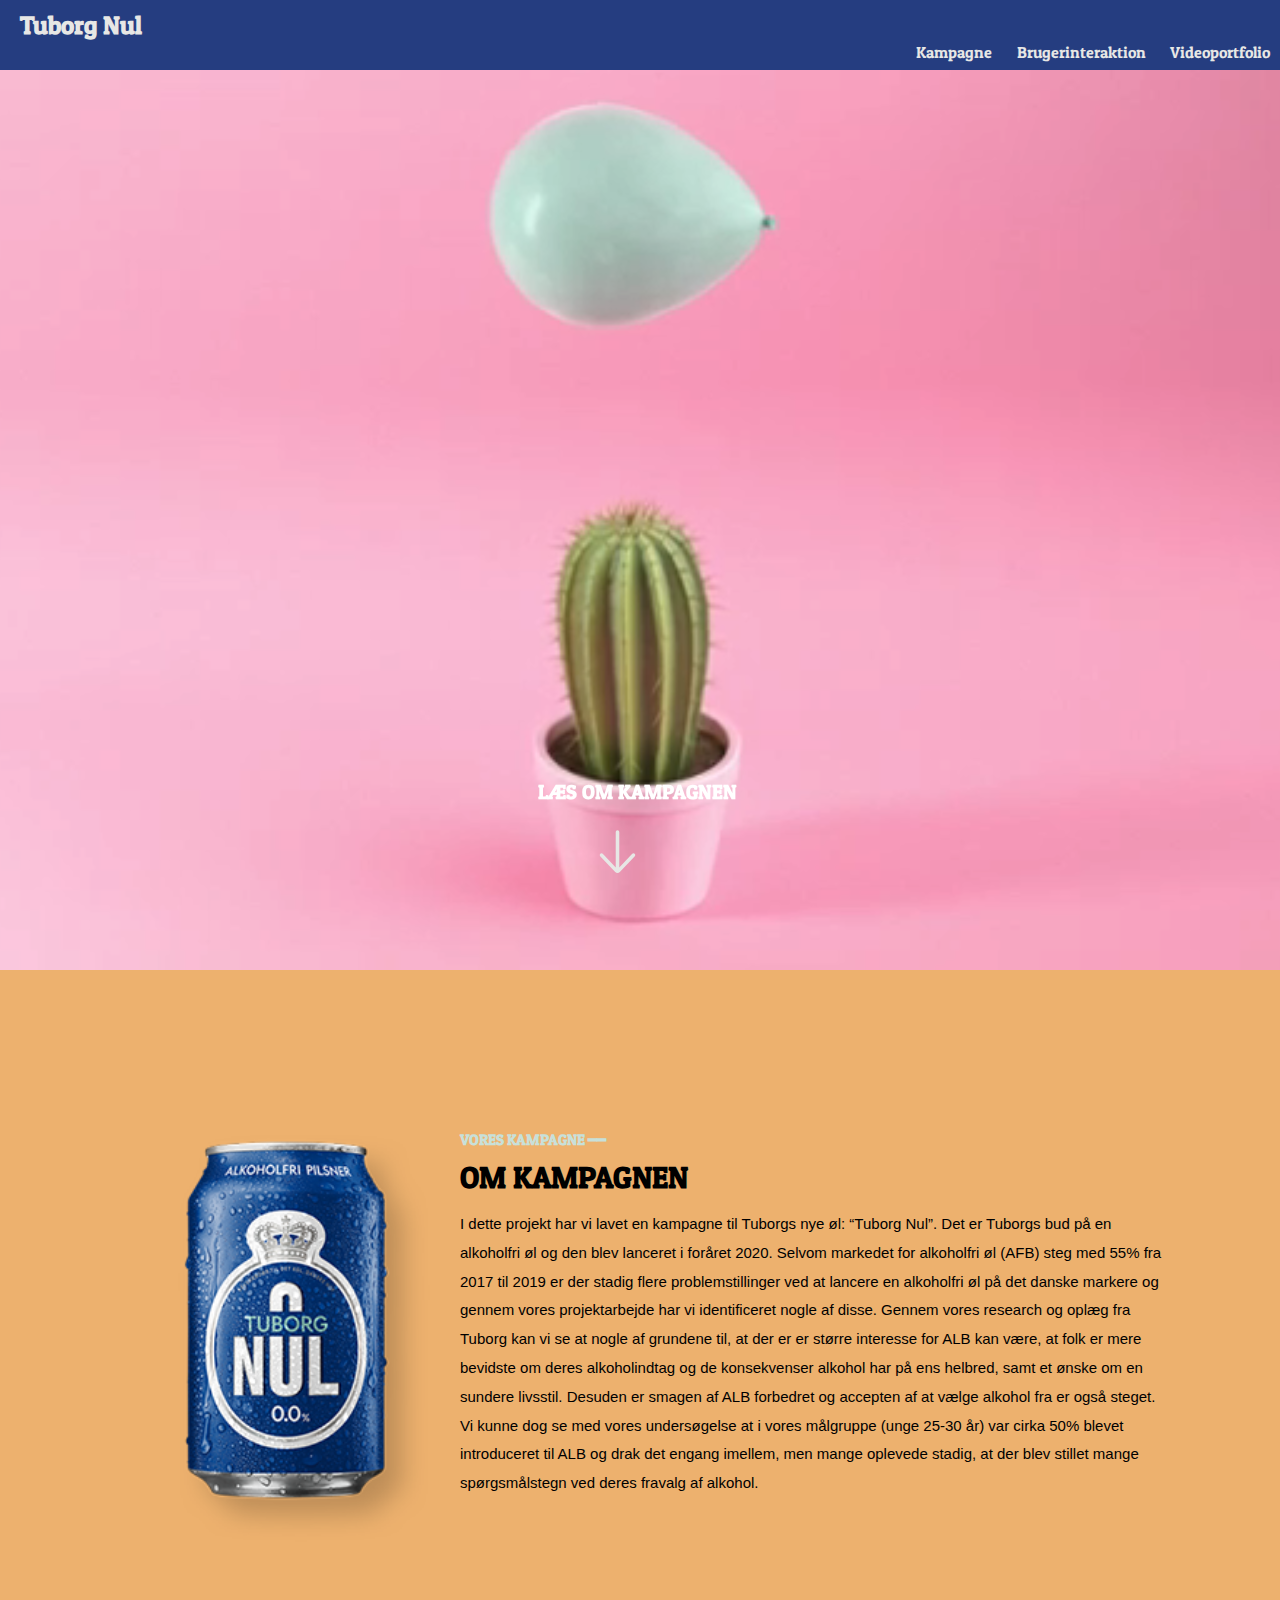
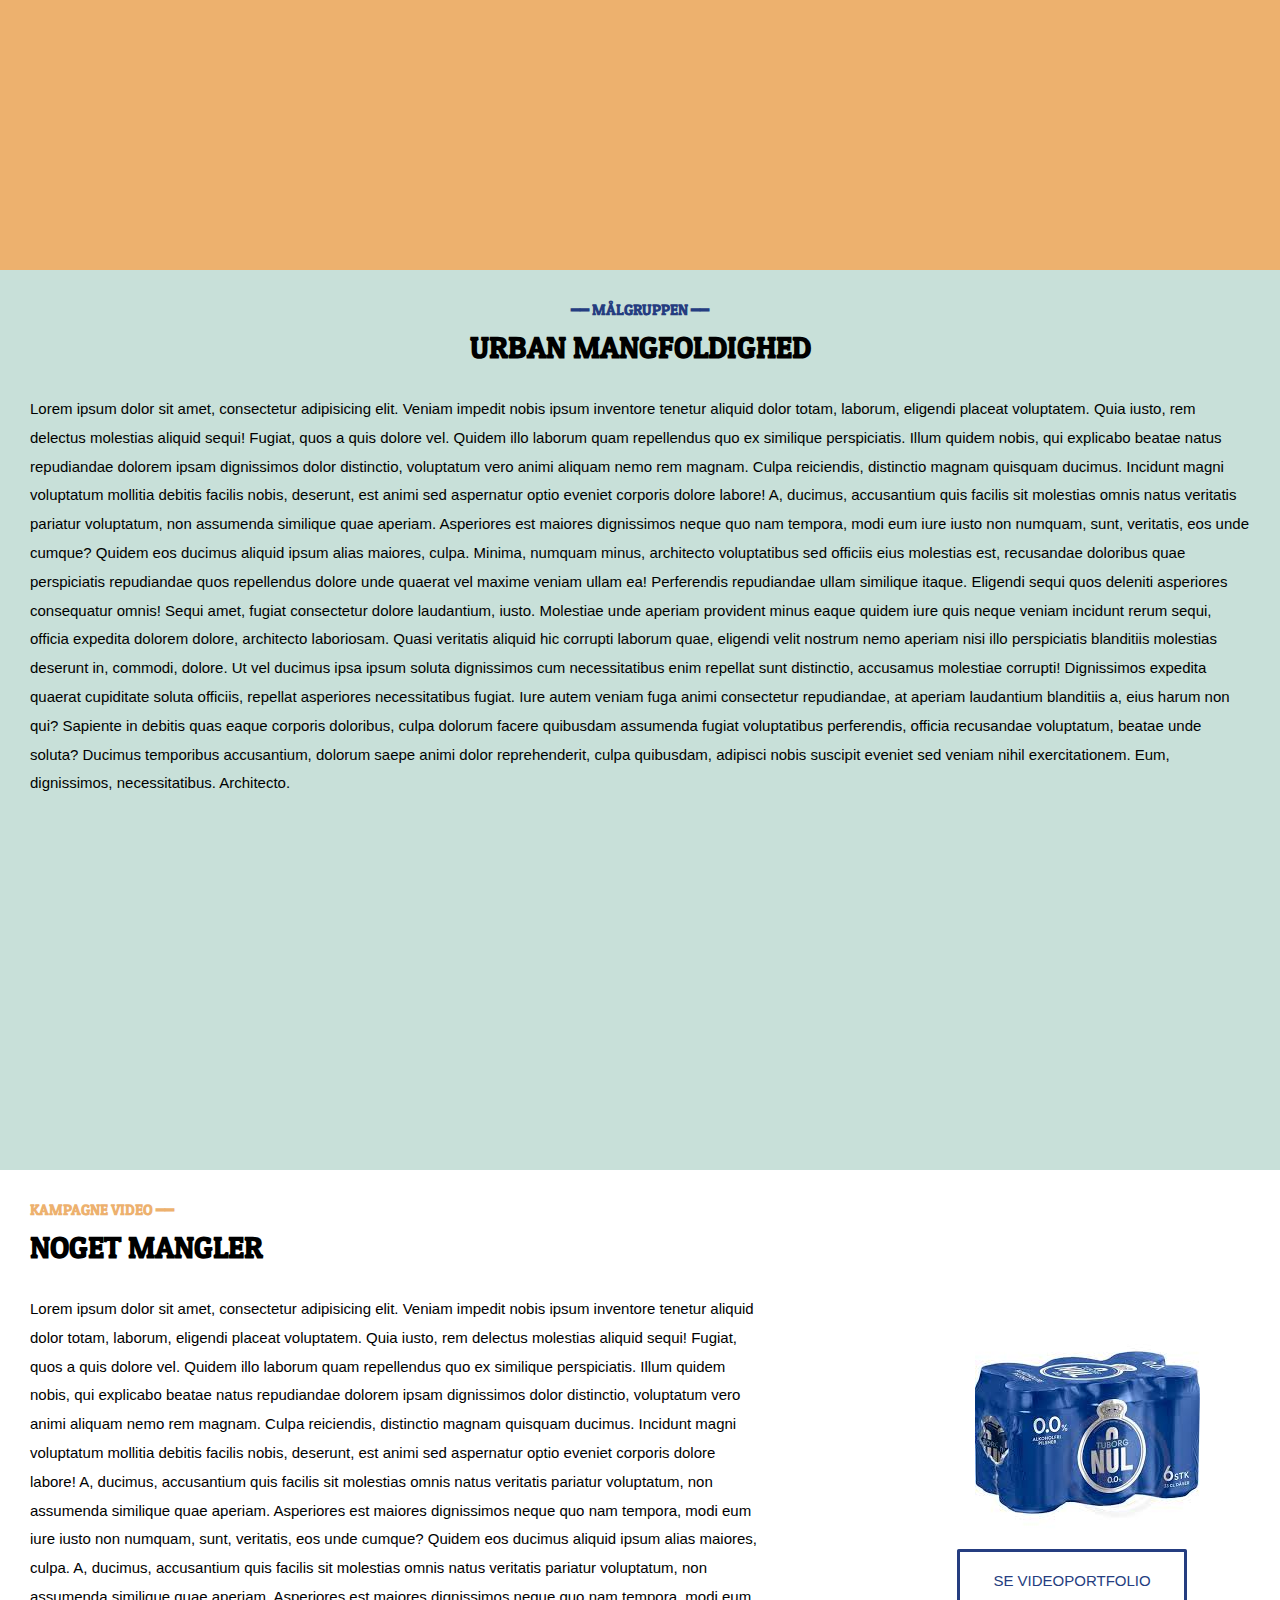
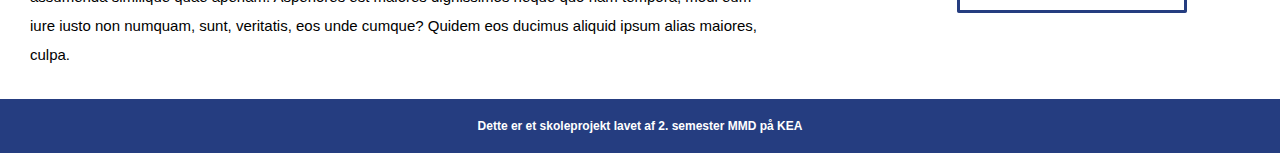
<file: index.html>
<!DOCTYPE html>
<html lang="">

<head>
    <meta charset="utf-8">
    <meta name="viewport" content="width=device-width, initial-scale=1.0">
    <title>Tuborg Nul</title>
    <link rel="stylesheet" href="stylesheet.css">
    <link href="https://fonts.googleapis.com/css2?family=Patua+One&display=swap" rel="stylesheet">
</head>

<body>
    <header>
        <section id="navbar">
            <div class="sectionwrapper">
                <nav>
                    <div id="header_text">
                        <a href="index.html">
                        </a>
                        <h3><a href="index.html">Tuborg Nul</a></h3>
                        <div id="menuknap">☰</div>
                        <ul id="menu" class="hidden">
                            <li><a href="#kampagne">Kampagne</a></li>
                            <li><a href="om_mig.html">Brugerinteraktion</a></li>
                            <li><a href="indhold.html">Videoportfolio</a></li>
                        </ul>
                    </div>
                </nav>
            </div>
        </section>
    </header>
    <main>

        <!--SPLASH MED VIDEO------->

        <section id="splash">
            <!--TO DO: indsæt video link-->
            <video id="videoBG" poster="splash.jpg" autoplay muted loop>
                <source src="video_bg.mp4" type="video/mp4">
            </video>

            <!-----------SPLASH TEKST------>
            <div id="splash_text">
                <h2>LÆS OM KAMPAGNEN</h2>
            </div>
            <div id="pil">
                <a href="#kampagne" id="arrow"></a>
            </div>
        </section>


        <!-----------KAMPAGNE SEKTION---------->
        <section id="kampagne">
            <div class="sectionwrapper">
                <div class="column">
                    <figure>
                        <img src="tuborg.png" alt="tuborg nul">
                    </figure>
                </div>
                <div class="column">
                    <h5>VORES KAMPAGNE ━━</h5>
                    <h1>OM KAMPAGNEN</h1>
                    <p>I dette projekt har vi lavet en kampagne til Tuborgs nye øl: “Tuborg Nul”. Det er Tuborgs bud på en alkoholfri øl og den blev lanceret i foråret 2020. Selvom markedet for alkoholfri øl (AFB) steg med 55% fra 2017 til 2019 er der stadig flere problemstillinger ved at lancere en alkoholfri øl på det danske markere og gennem vores projektarbejde har vi identificeret nogle af disse.

                        Gennem vores research og oplæg fra Tuborg kan vi se at nogle af grundene til, at der er er større interesse for ALB kan være, at folk er mere bevidste om deres alkoholindtag og de konsekvenser alkohol har på ens helbred, samt et ønske om en sundere livsstil. Desuden er smagen af ALB forbedret og accepten af at vælge alkohol fra er også steget. Vi kunne dog se med vores undersøgelse at i vores målgruppe (unge 25-30 år) var cirka 50% blevet introduceret til ALB og drak det engang imellem, men mange oplevede stadig, at der blev stillet mange spørgsmålstegn ved deres fravalg af alkohol.
                    </p>
                </div>
            </div>
        </section>


        <!-----------MÅLGRUPPE SEKTION---------->
        <section id="gruppe">
            <div class="sectionwrapper">
                <div class="column_wide">
                    <h5> ━━ MÅLGRUPPEN ━━</h5>
                    <h1>URBAN MANGFOLDIGHED</h1>
                    <p>Lorem ipsum dolor sit amet, consectetur adipisicing elit. Veniam impedit nobis ipsum inventore tenetur aliquid dolor totam, laborum, eligendi placeat voluptatem. Quia iusto, rem delectus molestias aliquid sequi! Fugiat, quos a quis dolore vel. Quidem illo laborum quam repellendus quo ex similique perspiciatis. Illum quidem nobis, qui explicabo beatae natus repudiandae dolorem ipsam dignissimos dolor distinctio, voluptatum vero animi aliquam nemo rem magnam. Culpa reiciendis, distinctio magnam quisquam ducimus. Incidunt magni voluptatum mollitia debitis facilis nobis, deserunt, est animi sed aspernatur optio eveniet corporis dolore labore! A, ducimus, accusantium quis facilis sit molestias omnis natus veritatis pariatur voluptatum, non assumenda similique quae aperiam. Asperiores est maiores dignissimos neque quo nam tempora, modi eum iure iusto non numquam, sunt, veritatis, eos unde cumque? Quidem eos ducimus aliquid ipsum alias maiores, culpa. Minima, numquam minus, architecto voluptatibus sed officiis eius molestias est, recusandae doloribus quae perspiciatis repudiandae quos repellendus dolore unde quaerat vel maxime veniam ullam ea! Perferendis repudiandae ullam similique itaque. Eligendi sequi quos deleniti asperiores consequatur omnis! Sequi amet, fugiat consectetur dolore laudantium, iusto. Molestiae unde aperiam provident minus eaque quidem iure quis neque veniam incidunt rerum sequi, officia expedita dolorem dolore, architecto laboriosam. Quasi veritatis aliquid hic corrupti laborum quae, eligendi velit nostrum nemo aperiam nisi illo perspiciatis blanditiis molestias deserunt in, commodi, dolore. Ut vel ducimus ipsa ipsum soluta dignissimos cum necessitatibus enim repellat sunt distinctio, accusamus molestiae corrupti! Dignissimos expedita quaerat cupiditate soluta officiis, repellat asperiores necessitatibus fugiat. Iure autem veniam fuga animi consectetur repudiandae, at aperiam laudantium blanditiis a, eius harum non qui? Sapiente in debitis quas eaque corporis doloribus, culpa dolorum facere quibusdam assumenda fugiat voluptatibus perferendis, officia recusandae voluptatum, beatae unde soluta? Ducimus temporibus accusantium, dolorum saepe animi dolor reprehenderit, culpa quibusdam, adipisci nobis suscipit eveniet sed veniam nihil exercitationem. Eum, dignissimos, necessitatibus. Architecto.</p>
                </div>
            </div>
        </section>
        <!-----------KAMPAGNEVIDEO SEKTION---------->
        <section id="film">
            <div class="sectionwrapper">
                <div class="column">
                    <h5> KAMPAGNE VIDEO ━━</h5>
                    <h1>NOGET MANGLER</h1>
                    <p>Lorem ipsum dolor sit amet, consectetur adipisicing elit. Veniam impedit nobis ipsum inventore tenetur aliquid dolor totam, laborum, eligendi placeat voluptatem. Quia iusto, rem delectus molestias aliquid sequi! Fugiat, quos a quis dolore vel. Quidem illo laborum quam repellendus quo ex similique perspiciatis. Illum quidem nobis, qui explicabo beatae natus repudiandae dolorem ipsam dignissimos dolor distinctio, voluptatum vero animi aliquam nemo rem magnam. Culpa reiciendis, distinctio magnam quisquam ducimus. Incidunt magni voluptatum mollitia debitis facilis nobis, deserunt, est animi sed aspernatur optio eveniet corporis dolore labore! A, ducimus, accusantium quis facilis sit molestias omnis natus veritatis pariatur voluptatum, non assumenda similique quae aperiam. Asperiores est maiores dignissimos neque quo nam tempora, modi eum iure iusto non numquam, sunt, veritatis, eos unde cumque? Quidem eos ducimus aliquid ipsum alias maiores, culpa.
                        A, ducimus, accusantium quis facilis sit molestias omnis natus veritatis pariatur voluptatum, non assumenda similique quae aperiam. Asperiores est maiores dignissimos neque quo nam tempora, modi eum iure iusto non numquam, sunt, veritatis, eos unde cumque? Quidem eos ducimus aliquid ipsum alias maiores, culpa.</p>
                </div>
                <div class="column">
                    <figure>
                        <img src="tuborg_sixpack.jpg" alt="tuborg nul">
                    </figure>
                    <a href="#about" class="button">SE VIDEOPORTFOLIO</a>
                </div>
            </div>
        </section>
    </main>
    <footer>
        <h4>Dette er et skoleprojekt lavet af 2. semester MMD på KEA</h4>
    </footer>
    <script src="script.js"></script>


</body>

</html>
</file>
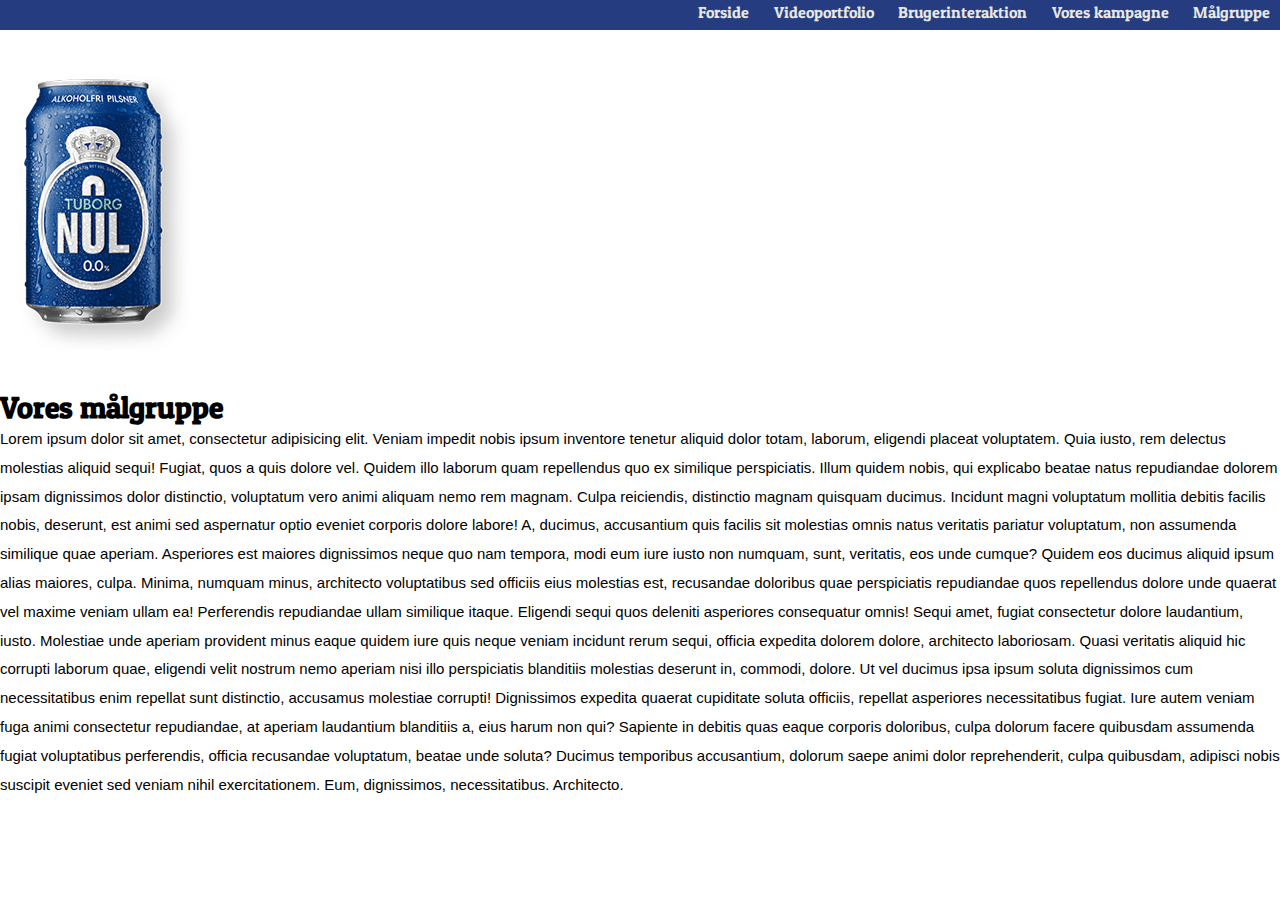
<file: group.html>
<!DOCTYPE html>
<html lang="">

<head>
    <meta charset="utf-8">
    <meta name="viewport" content="width=device-width, initial-scale=1.0">
    <title>Tuborg Nul</title>
    <link rel="stylesheet" href="stylesheet.css">
    <link href="https://fonts.googleapis.com/css2?family=Patua+One&display=swap" rel="stylesheet">
</head>

<body>
    <header>
        <div id="navbar">
            <nav>
                <div id="menuknap">☰</div>
                <ul id="menu" class="hidden">
                    <li><a href="index.html">Forside</a></li>
                    <li><a href="indhold.html">Videoportfolio</a></li>
                    <li><a href="om_mig.html">Brugerinteraktion</a></li>
                    <li><a href="kampagne.html">Vores kampagne</a></li>
                    <li><a href="group.html">Målgruppe</a></li>
                </ul>
            </nav>
        </div>
    </header>
    <main>
        <section id="group">
            <div class="sectionwrapper">
                <div class="column">
                    <figure>
                        <img src="tuborg.png" alt="tuborg nul">
                    </figure>
                </div>
                <div class="column">
                    <h1>Vores målgruppe</h1>
                    <p>Lorem ipsum dolor sit amet, consectetur adipisicing elit. Veniam impedit nobis ipsum inventore tenetur aliquid dolor totam, laborum, eligendi placeat voluptatem. Quia iusto, rem delectus molestias aliquid sequi! Fugiat, quos a quis dolore vel. Quidem illo laborum quam repellendus quo ex similique perspiciatis. Illum quidem nobis, qui explicabo beatae natus repudiandae dolorem ipsam dignissimos dolor distinctio, voluptatum vero animi aliquam nemo rem magnam. Culpa reiciendis, distinctio magnam quisquam ducimus. Incidunt magni voluptatum mollitia debitis facilis nobis, deserunt, est animi sed aspernatur optio eveniet corporis dolore labore! A, ducimus, accusantium quis facilis sit molestias omnis natus veritatis pariatur voluptatum, non assumenda similique quae aperiam. Asperiores est maiores dignissimos neque quo nam tempora, modi eum iure iusto non numquam, sunt, veritatis, eos unde cumque? Quidem eos ducimus aliquid ipsum alias maiores, culpa. Minima, numquam minus, architecto voluptatibus sed officiis eius molestias est, recusandae doloribus quae perspiciatis repudiandae quos repellendus dolore unde quaerat vel maxime veniam ullam ea! Perferendis repudiandae ullam similique itaque. Eligendi sequi quos deleniti asperiores consequatur omnis! Sequi amet, fugiat consectetur dolore laudantium, iusto. Molestiae unde aperiam provident minus eaque quidem iure quis neque veniam incidunt rerum sequi, officia expedita dolorem dolore, architecto laboriosam. Quasi veritatis aliquid hic corrupti laborum quae, eligendi velit nostrum nemo aperiam nisi illo perspiciatis blanditiis molestias deserunt in, commodi, dolore. Ut vel ducimus ipsa ipsum soluta dignissimos cum necessitatibus enim repellat sunt distinctio, accusamus molestiae corrupti! Dignissimos expedita quaerat cupiditate soluta officiis, repellat asperiores necessitatibus fugiat. Iure autem veniam fuga animi consectetur repudiandae, at aperiam laudantium blanditiis a, eius harum non qui? Sapiente in debitis quas eaque corporis doloribus, culpa dolorum facere quibusdam assumenda fugiat voluptatibus perferendis, officia recusandae voluptatum, beatae unde soluta? Ducimus temporibus accusantium, dolorum saepe animi dolor reprehenderit, culpa quibusdam, adipisci nobis suscipit eveniet sed veniam nihil exercitationem. Eum, dignissimos, necessitatibus. Architecto.</p>
                </div>
            </div>
        </section>
    </main>
    <script src="script.js"></script>
</body>

</html>
</file>
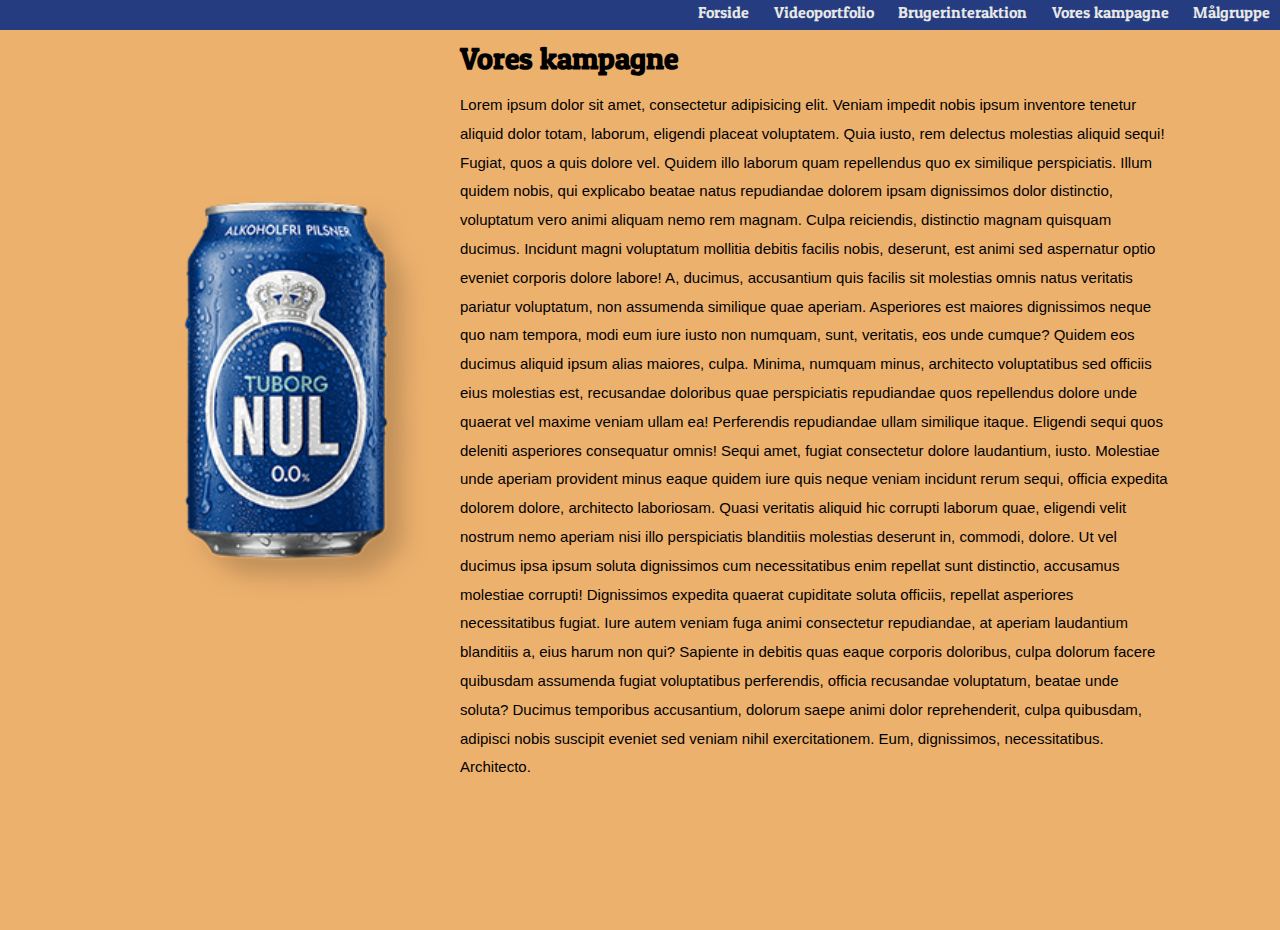
<file: kampagne.html>
<!DOCTYPE html>
<html lang="">

<head>
    <meta charset="utf-8">
    <meta name="viewport" content="width=device-width, initial-scale=1.0">
    <title>Tuborg Nul</title>
    <link rel="stylesheet" href="stylesheet.css">
    <link href="https://fonts.googleapis.com/css2?family=Patua+One&display=swap" rel="stylesheet">
</head>

<body>
    <header>
        <div id="navbar">
            <nav>
                <div id="menuknap">☰</div>
                <ul id="menu" class="hidden">
                    <li><a href="index.html">Forside</a></li>
                    <li><a href="indhold.html">Videoportfolio</a></li>
                    <li><a href="om_mig.html">Brugerinteraktion</a></li>
                    <li><a href="kampagne.html">Vores kampagne</a></li>
                    <li><a href="group.html">Målgruppe</a></li>
                </ul>
            </nav>
        </div>
    </header>
    <main>
        <section id="kampagne">
            <div class="sectionwrapper">
                <div class="column">
                    <figure>
                        <img src="tuborg.png" alt="tuborg nul">
                    </figure>
                </div>
                <div class="column">
                    <h1>Vores kampagne</h1>
                    <p>Lorem ipsum dolor sit amet, consectetur adipisicing elit. Veniam impedit nobis ipsum inventore tenetur aliquid dolor totam, laborum, eligendi placeat voluptatem. Quia iusto, rem delectus molestias aliquid sequi! Fugiat, quos a quis dolore vel. Quidem illo laborum quam repellendus quo ex similique perspiciatis. Illum quidem nobis, qui explicabo beatae natus repudiandae dolorem ipsam dignissimos dolor distinctio, voluptatum vero animi aliquam nemo rem magnam. Culpa reiciendis, distinctio magnam quisquam ducimus. Incidunt magni voluptatum mollitia debitis facilis nobis, deserunt, est animi sed aspernatur optio eveniet corporis dolore labore! A, ducimus, accusantium quis facilis sit molestias omnis natus veritatis pariatur voluptatum, non assumenda similique quae aperiam. Asperiores est maiores dignissimos neque quo nam tempora, modi eum iure iusto non numquam, sunt, veritatis, eos unde cumque? Quidem eos ducimus aliquid ipsum alias maiores, culpa. Minima, numquam minus, architecto voluptatibus sed officiis eius molestias est, recusandae doloribus quae perspiciatis repudiandae quos repellendus dolore unde quaerat vel maxime veniam ullam ea! Perferendis repudiandae ullam similique itaque. Eligendi sequi quos deleniti asperiores consequatur omnis! Sequi amet, fugiat consectetur dolore laudantium, iusto. Molestiae unde aperiam provident minus eaque quidem iure quis neque veniam incidunt rerum sequi, officia expedita dolorem dolore, architecto laboriosam. Quasi veritatis aliquid hic corrupti laborum quae, eligendi velit nostrum nemo aperiam nisi illo perspiciatis blanditiis molestias deserunt in, commodi, dolore. Ut vel ducimus ipsa ipsum soluta dignissimos cum necessitatibus enim repellat sunt distinctio, accusamus molestiae corrupti! Dignissimos expedita quaerat cupiditate soluta officiis, repellat asperiores necessitatibus fugiat. Iure autem veniam fuga animi consectetur repudiandae, at aperiam laudantium blanditiis a, eius harum non qui? Sapiente in debitis quas eaque corporis doloribus, culpa dolorum facere quibusdam assumenda fugiat voluptatibus perferendis, officia recusandae voluptatum, beatae unde soluta? Ducimus temporibus accusantium, dolorum saepe animi dolor reprehenderit, culpa quibusdam, adipisci nobis suscipit eveniet sed veniam nihil exercitationem. Eum, dignissimos, necessitatibus. Architecto.</p>
                </div>
            </div>
        </section>

    </main>
    <script src="script.js"></script>
</body>

</html>
</file>
<file: stylesheet.css>
* {
    margin: 0;



}

img {
    width 100%;
}

html {
    scroll-behavior: smooth;

}

/*CLASSES*/

.hidden {
    transform: translateX(-100%);
    opacity: 0;
}

.center {
    display: block;
    margin-left: auto;
    margin-right: auto;
    width: 50%;
}



/*--------------------------------------CSS-ANIMATIONER---------------------------------------*/

.mover {
    animation-name: mover_kf;
    animation-duration: 2s;
    animation-iteration-count: infinite;
    animation-timing-function: ease;
}

@keyframes mover_kf {
    0% {
        transform: translateY(0px);
    }

    60% {
        transform: translateY(10px);
    }

    80% {
        transform: translateY(-10px);
    }

    100% {
        transform: translateY(0px);
    }

}

/*
.pulse {
    animation-name: pulse_kf;
    animation-duration: 1.5s;
    animation-iteration-count: infinite;
    animation-timing-function: ease;
}

@keyframes pulse_kf {
    0% {
        transform: scale(1)
    }

    50% {
        transform: scale(1.09)
    }



    100% {
        transform: scale(1)
    }
}*/



/*OVERSKRIFTER*/

h1 {
    font-size: 30px;
    font-family: 'Patua One', cursive;
    color: black;
    margin-top: 10px;
    text-decoration: none;

}

h2 {
    font-size: 30px;
    font-family: 'Patua One', cursive;
    color: #4444d9;
    text-align: center;
}


h5 {
    font-size: 15px;
    font-family: 'Patua One', cursive;
    color: #E7E7E5;
    text-decoration: none;
    padding-top: 30px;

}

p {
    font-family: 'Helvetica Neue',
        sans-serif;
    font-size: 15px;
    line-height: 1.8rem;

}


/*VIDEOBG, SPLASHTEKST OG PIL */

@media (max-width: 768px) {
    #videoBG {
        display: none;
    }

    #splash {
        background: url(black.jpg);
        background-size: cover;
        background-repeat: no-repeat;
        height: 100vh;
        width: 100vw;
        background-position: 55% 15%;
        /*        max-width: none;*/
    }

    #arrow {
        position: absolute;
        width: 7vw;
        height: 7vw;
        background-image: url(arrow_down.svg);
        background-size: cover;
        left: 42vw;
        bottom: 6vw;
    }

    #splash_text {
        position: absolute;
        bottom: 16vw;
        left: 27vw;
        z-index: 1;

    }

    #splash_text h2 {
        color: white;
        margin: 0;
        font-size: 20px;
    }
}

/*KAMPAGNE SEKTION*/

#kampagne {
    background-color: #EDB16E;

}

#kampagne .sectionwrapper {
    max-width: 1200px;
    margin: auto 0;
    display: flex;
    flex-wrap: wrap-reverse;

}



#kampagne img {
    padding-left: 150px;
}

#kampagne p {
    padding: 30px;

}

#kampagne h1 {
    padding-left: 30px;
}

#kampagne h5 {
    padding-left: 30px;
    color: #C8E0D9;
}




/*MÅLGRUPPE*/

#gruppe {
    background-color: #C8E0D9;

}

#gruppe .sectionwrapper {
    /*    max-width: 1200px;*/
    margin: auto 0;

}


#gruppe h1 {
    text-align: center;
}

#gruppe h5 {
    text-align: center;
    color: #253D80;
    padding-top: 30px;
}

#gruppe p {
    padding: 30px;
}


/*KAMPAGNEVIDEO*/

#film .sectionwrapper {
    max-width: 1200px;
    margin: auto 0;
}

#film {
    background-color: white;

}

#film img {
    padding-left: 120px;
}

#film h1 {
    padding-left: 30px;
}

#film h5 {
    padding-left: 30px;
    color: #EDB16E;
}

#film p {
    padding: 30px;
}


/*KNAP*/

a.button {
    cursor: pointer;
    position: relative;
    display: inline-block;
    padding: 1.35em 2.2em;
    border: 0.2em solid #253D80;
    margin: 0 0.3em 0.3em 0;
    border-radius: 0.12em;
    box-sizing: border-box;
    text-decoration: none;
    font-family: 'Helvetica Neue', sans-serif;
    font-weight: 500;
    font-size: 15px;
    color: #253D80;
    text-align: center;
    transition: all 0.2s;
    left: 27vw;
    margin-bottom: 30px;

}

a.button:hover {
    color: white;
    background-color: #253D80;
    border: 0.2em solid #253D80;

}

/*HEADER TEKST - "TUBORG"*/
#header_text h3 {
    padding-top: 10px;
    padding-left: 20px;
    font-size: 25px;

}

/*BURGERMENU mobilefirst*/


nav {
    background-color: #253D80;
}

#navbar a {
    font-family: 'Patua One', cursive;
    text-decoration: none;
    color: #E7E7E5;
    border: none;

}

#navbar ul li {
    display: block;

}

#menu {
    height: 170px;
    margin: 0;
    line-height: 1.6;

}

#menu ul {
    height: 100px;
    text-decoration: none;

}

#menuknap {
    font-size: 25px;
    float: right;
    margin-top: -40px;
    margin-right: 10px;
    display: inline-block;
    color: #E7E7E5;


}

#menu.hidden {
    height: 30px;
}


#menu a:hover {
    color: #bcbcbc
}


#menu {

    list-style-type: none;
    transition: transform 0.3s;
    transform-origin: top left;
    font-family: 'Helvetica neue', sans-serif;
    font-weight: lighter;
    height: 88px;
    padding: 0;
    margin: 0;
    text-align: center;
    background-color: #253D80;
    padding-top: 15px;
}

/*FOOTER*/
footer {
    background-color: #253D80;
}

h4 {
    font-family: 'Helvetica neue', sans-serif;
    font-size: 12px;
    color: white;
    text-align: center;
    text-decoration: none;
    padding-top: 20px;
    padding-bottom: 20px;
}

/*MQ TIL HEADER -  DESKTOP VERSION*/
@media (min-width: 768px) {

    #menuknap {
        display: none;
        float: right;

    }

    #menu.hidden {
        transform: translateX(0);
        opacity: 1;
        text-align: end;
    }

    #menu li {
        display: inline-block;

    }

    #menu {

        list-style-type: none;
        transition: transform 0.3s;
        transform-origin: top left;
        font-family: 'Helvetica Neue', sans-serif;
        font-weight: lighter;
        height: 70px;
        padding: 0;
        margin: 0;
        text-align: center;
        background-color: #253D80;
        /*        padding-bottom: 30px;*/
    }

}

@media (min-width: 768px) {
    #navbar ul li {
        display: inline-block;
        padding-right: 10px;
        padding-left: 10px;
        text-align: center;

    }

    #navbar ul li:first-child {
        border-left: none;
    }

    #navbar ul li a {
        text-decoration: none;
        color: #E7E7E5;
    }


}

/*VIDEO BG OG SPLASH TEKST- DESKTOP*/
@media (min-width: 768px) {
    #splash {
        position: relative;
        height: 100vh;

    }

    #videoBG {
        z-index: -1;
        object-fit: cover;
        width: 100vw;
        height: 100vh;
        top: 0;
        left: 0;

    }

    #splash_text {
        position: absolute;
        bottom: 13vw;
        left: 42vw;
        z-index: 1;

    }

    #splash_text h2 {
        color: white;
        margin: 0;
        font-size: 20px;
    }


    #arrow {
        position: absolute;
        width: 4.5vw;
        height: 4.5vw;
        background-image: url(arrow_down.svg);
        background-size: cover;
        left: 46vw;
        bottom: 7vw;
    }
}


/*KAMPGNE SIDE - DESKTOP*/
@media (min-width: 768px) {
    #kampagne .sectionwrapper {
        display: flex;
        flex-wrap: nowrap;

    }

    #kampagne {
        width: 100vw;
        height: 100vh;
    }

    #kampagne img {
        width: 280px;
        padding-top: 100px;
    }

    #kampagne p {
        padding-top: 15px;
    }

    #kampagne h5 {
        padding-top: 160px;
    }
}



/*MÅLGRUPPE SIDE - DESKTOP*/
@media (min-width: 768px) {

    #gruppe {
        width: 100vw;
        height: 100vh;
    }


}

/*KAMPAGNEVIDEO SIDE - DESKTOP*/
@media (min-width: 768px) {
    #film .sectionwrapper {
        display: flex;
    }

    #film img {
        padding-top: 150px;

    }

    #film p {
        padding-right: 90px;
    }

}




/*KAMPGNEVIDEO SIDE - DESKTOP*/
@media (min-width: 768px) {
    a.button {
        position: relative;
        left: 8vw;
    }
}
</file>
